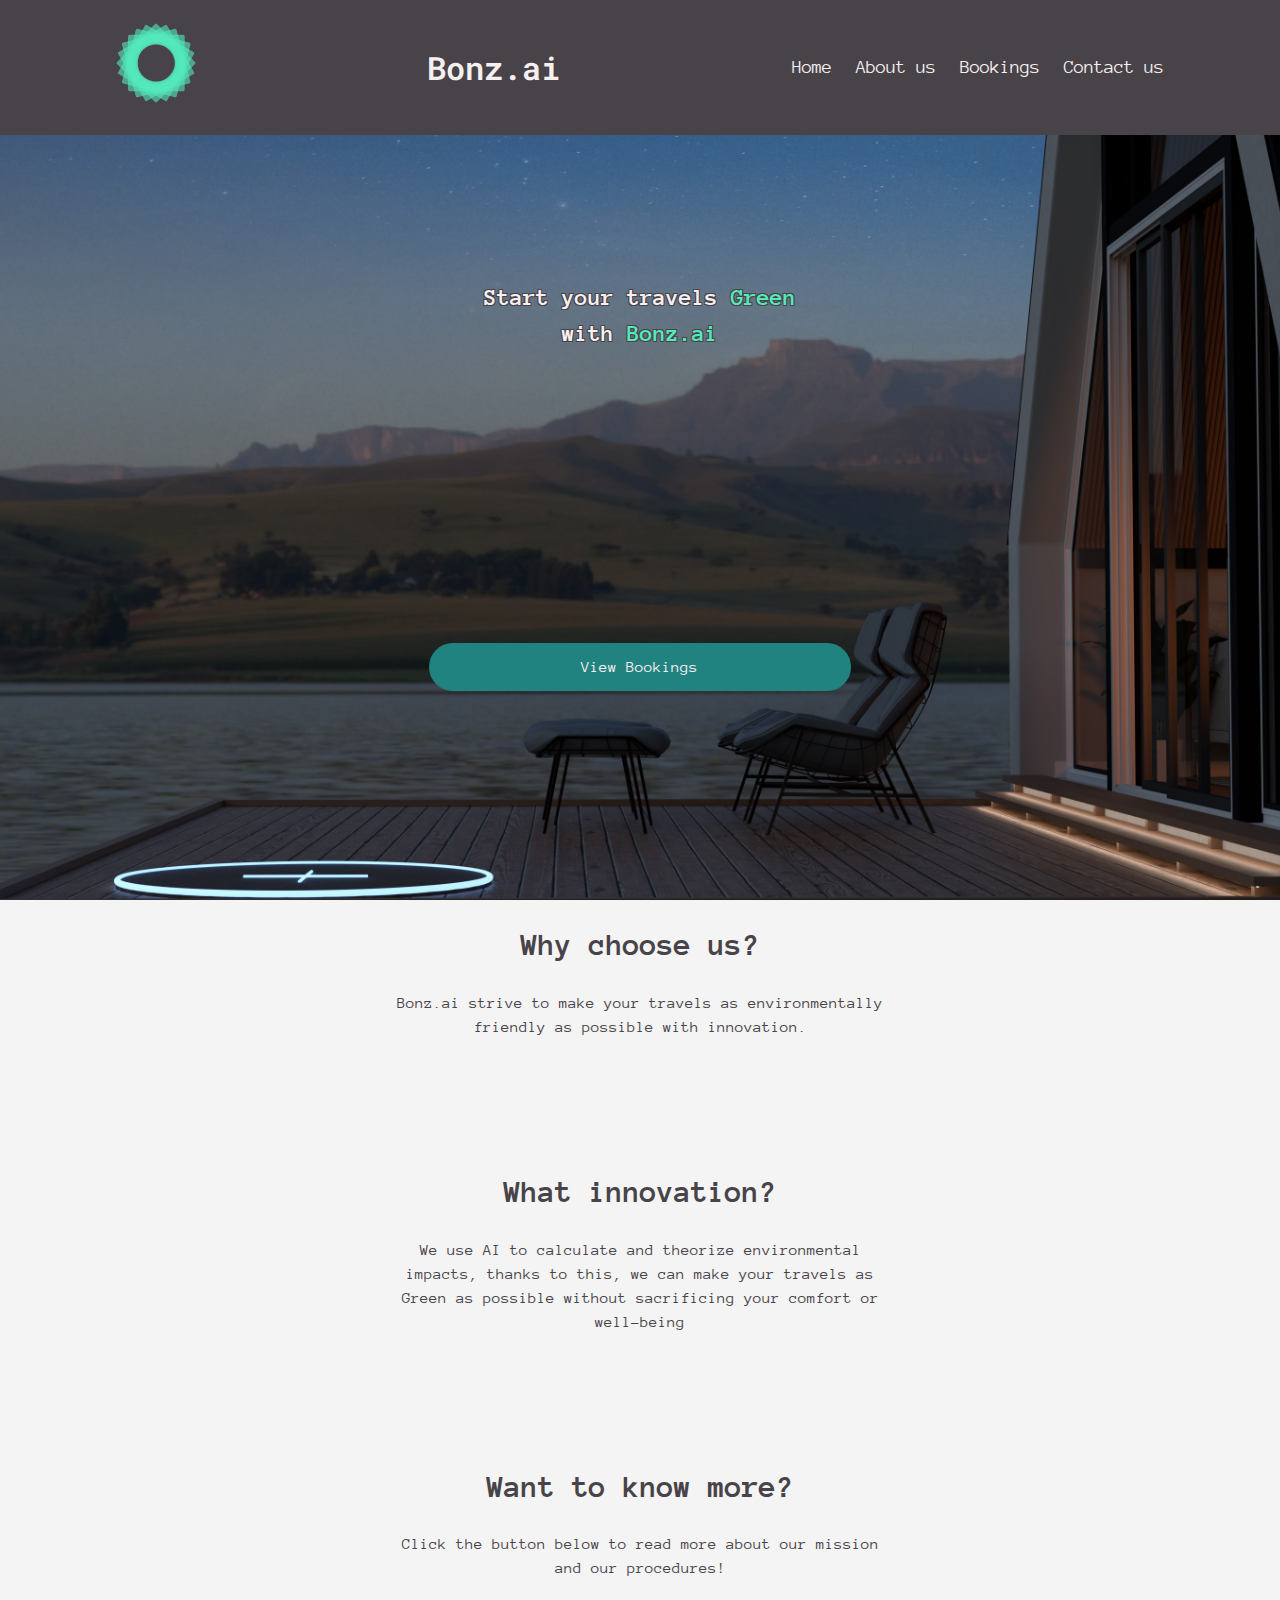
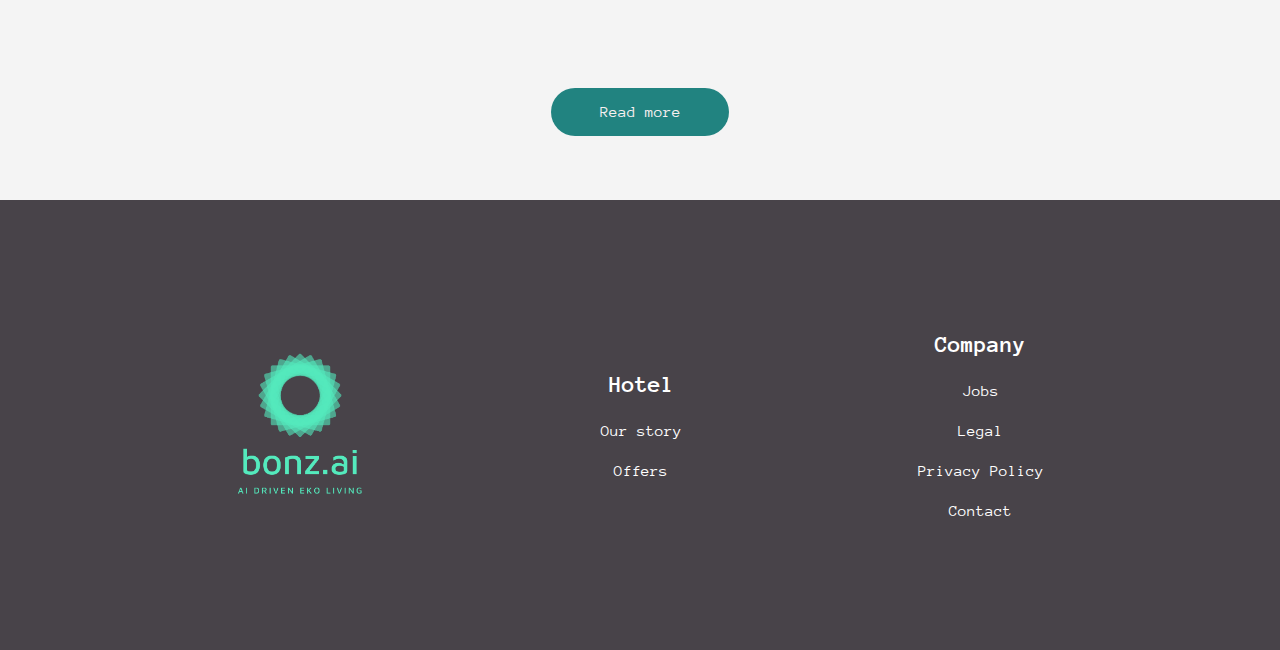
<file: index.html>
<!DOCTYPE html>
<html lang="en">
<head>
    <meta charset="UTF-8">
    <meta name="viewport" content="width=device-width, initial-scale=1.0">
    <title>Bonz.ai</title>
    <link rel="stylesheet" href="style.css">
    <link rel="icon" href="website-icon.png">
    <link rel="preconnect" href="https://fonts.googleapis.com">
    <link rel="preconnect" href="https://fonts.gstatic.com" crossorigin>
    <link href="https://fonts.googleapis.com/css2?family=Anonymous+Pro:ital,wght@0,400;0,700;1,400;1,700&family=Roboto+Mono:ital,wght@0,100..700;1,100..700&display=swap" rel="stylesheet">
</head>
<body>


    
    <header class="header">
        <a href="index.html" class="header__logo-link">
            <img src="logo/bonz.ai-logo-color-symbol.png" alt="Bonz.ai logo" class="header__logo-img">
        </a>

        <h1 class="header__title roboto-mono-font">Bonz.ai</h1>


        <section class="header__nav-container">

            <nav class="headernav__headernav-desktop">
                <a href="index.html" class="header__nav-link">Home</a>
                <a href="hotel.html" class="header__nav-link">About us</a>
                <a href="booking.html" class="header__nav-link">Bookings</a>
                <a href="#" class="header__nav-link">Contact us</a>
            </nav>

            <nav class="headernav__headernav-mobile">
                <a href="index.html" class="header__nav-link">Home</a>
                <a href="hotel.html" class="header__nav-link">About us</a>
                <a href="booking.html" class="header__nav-link">Bookings</a>
                <a href="#">Contact us</a>
            </nav>

            <button class="header__hamburger-container">
                <aside class="header__hamburger-bar"></aside>
            </button>
        </section>

    </header>

    <main>
        <aside class="background-image"></aside>
        <article class="landing-page">
            <section class="landing-page-title">

                <h2 class="no-gap">Start your travels <span class="color-green">Green</span></h2>
                <h2 class="second-row-title no-gap">with <span class="color-green">Bonz.ai</span></h2>
            </section>

            <a href="booking.html" class="button"><span>View Bookings</span></a>
        </article>

        <article class="about-us">

            <section class="why-us margin-left-right">

                <h1>Why choose us?</h1>

                <p>Bonz.ai strive to make your travels as environmentally friendly as possible with innovation.</p>

            </section>
            <section class="innovation margin-left-right">

                <h1>What innovation?</h1>

                <p>We use AI to calculate and theorize environmental impacts, thanks to this, we can make your travels as Green as possible without sacrificing your comfort or well-being</p>

            </section>

            <section class="want-to-know-more margin-left-right">

                <h1>Want to know more?</h1>

                <p>Click the button below to read more about our mission and our procedures!</p>

            </section>

            <a href="/hotel.html" class="button"><span>Read more</span></a>

        </article>
    </main>

    <footer>
        <img src="/logo/bonz.ai-logo-color-portrait-full.png" alt="Bonz.ai logo in footer" class="footer-logo">

        <section class="footer-hotel">

            <h1>Hotel</h1>
            <h2>Our story</h2>
            <h2>Offers</h2>

        </section>
        <section class="footer-company">

            <h1>Company</h1>
            <h2>Jobs</h2>
            <h2>Legal</h2>
            <h2>Privacy Policy</h2>
            <h2>Contact</h2>

        </section>
    </footer>


    <script src="script.js"></script>
</body>
</html>
</file>
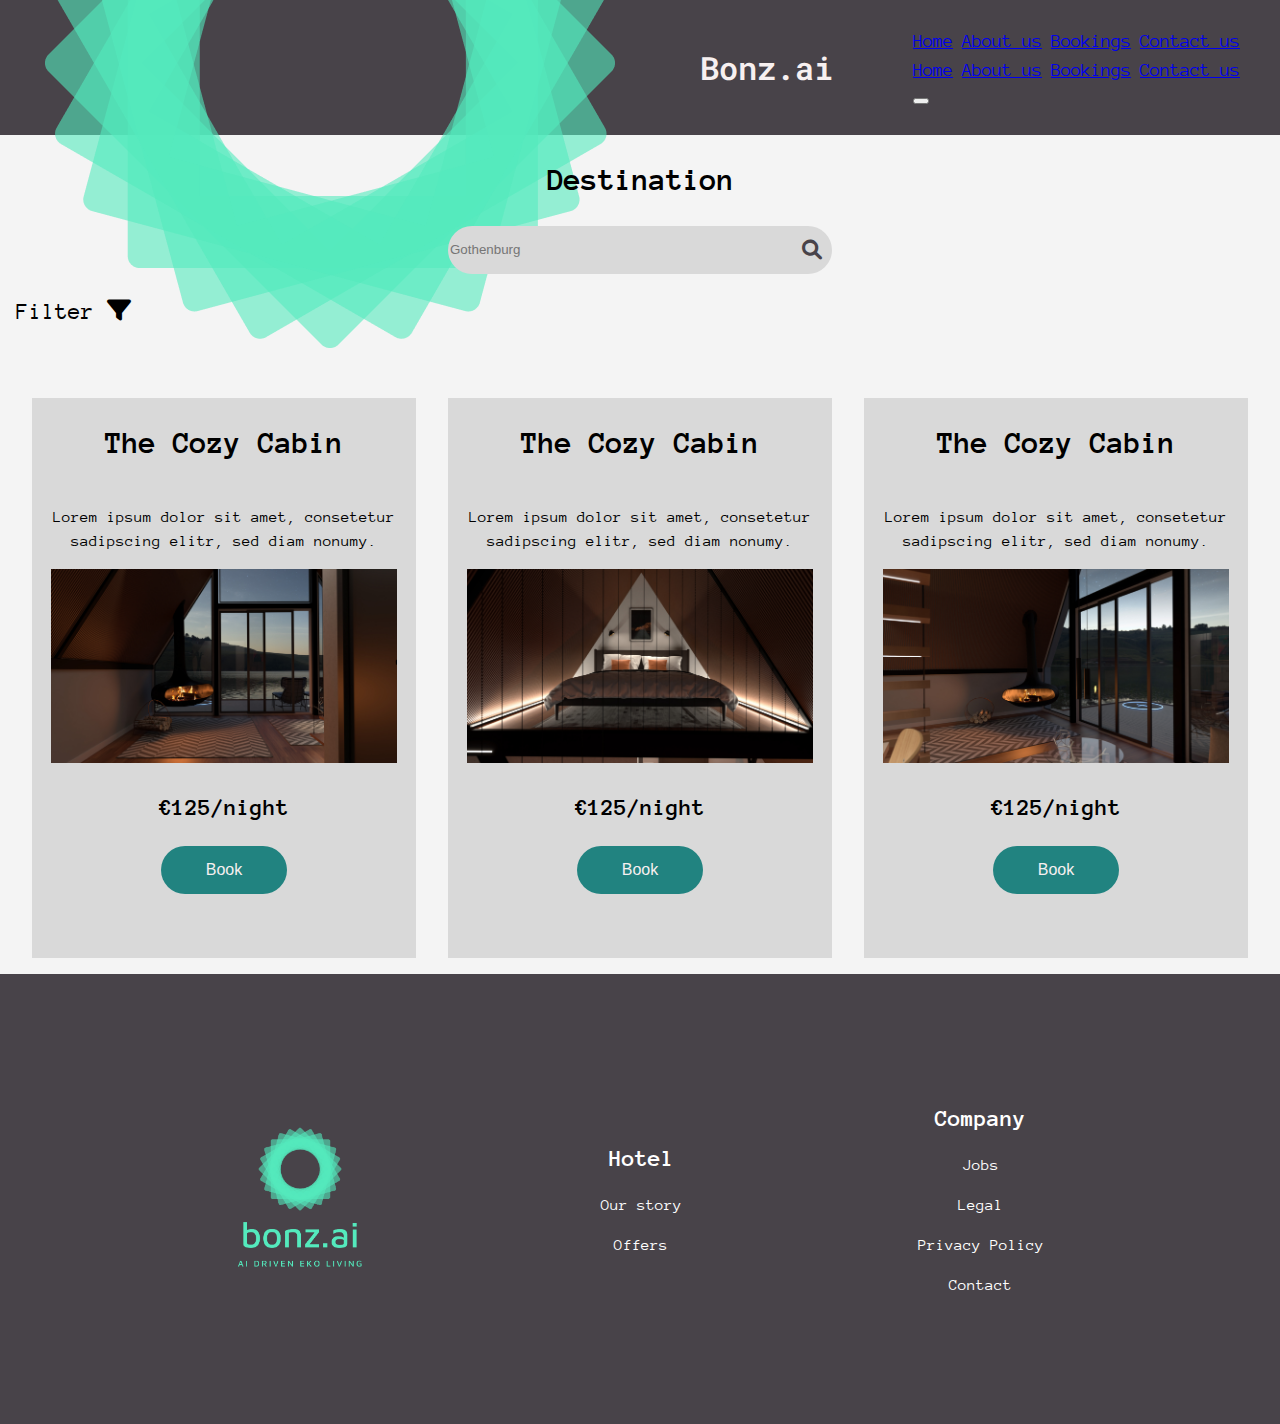
<file: booking.html>
<!DOCTYPE html>
<html lang="en">
<head>
    <meta charset="UTF-8">
    <meta name="viewport" content="width=device-width, initial-scale=1.0">
    <title>Booking - Bonz.ai</title>
    <link rel="stylesheet" href="style.css">
    <link rel="icon" href="website-icon.png">
    <link rel="preconnect" href="https://fonts.googleapis.com">
    <link rel="preconnect" href="https://fonts.gstatic.com" crossorigin>
    <link href="https://fonts.googleapis.com/css2?family=Anonymous+Pro:ital,wght@0,400;0,700;1,400;1,700&family=Roboto+Mono:ital,wght@0,100..700;1,100..700&display=swap" rel="stylesheet">
    <link rel="stylesheet" href="https://cdnjs.cloudflare.com/ajax/libs/font-awesome/6.0.0-beta3/css/all.min.css"></head>
<body>
    <header>
        <a href="index.html">
            <img src="logo/bonz.ai-logo-color-symbol.png" alt="Bonz.ai logo" class="logo">
        </a>

        <h1 class="roboto-mono-font">Bonz.ai</h1>


        <section class="nav-container">

            <nav class="desktop-nav">
                <a href="index.html">Home</a>
                <a href="hotel.html">About us</a>
                <a href="booking.html">Bookings</a>
                <a href="#">Contact us</a>
            </nav>

            <nav class="mobile-nav">
                <a href="index.html">Home</a>
                <a href="hotel.html">About us</a>
                <a href="booking.html">Bookings</a>
                <a href="#">Contact us</a>
            </nav>

            <button class="hamburger">
                <aside class="bar"></aside>
            </button>
        </section>

    </header>

    <main>
        <section class="destination-container">

            <h1>Destination</h1>
            <aside class="booking-search-bar-container">

                <input type="text" placeholder="Gothenburg" class="booking-search-bar">
                <i class="fa fa-search search-icon"></i>
            </aside>

            
        </section>
        <section class="filter-container">
                <h2>Filter <i class="fa-solid fa-filter"></i></h2>
        </section>

        <section class="booking-container">

            <article class="booking-block">
                <h1>The Cozy Cabin</h1>
                <p>Lorem ipsum dolor sit amet, consetetur sadipscing elitr, sed diam nonumy.</p>
    
                <aside>
                    <img src="/photos/08-night.jpg" alt="Cozy cabin picture">
                    <h2>€125/night</h2>
                </aside>
                <button class="button">Book</button>
    
            </article>
            <article class="booking-block">
                <h1>The Cozy Cabin</h1>
                <p>Lorem ipsum dolor sit amet, consetetur sadipscing elitr, sed diam nonumy.</p>
    
                <aside>
                    <img src="/photos/04-night.jpg" alt="Cozy cabin picture">
                    <h2>€125/night</h2>
                </aside>
                <button class="button">Book</button>
    
            </article>
            <article class="booking-block">
                <h1>The Cozy Cabin</h1>
                <p>Lorem ipsum dolor sit amet, consetetur sadipscing elitr, sed diam nonumy.</p>
    
                <aside>
                    <img src="/photos/02-night.jpg" alt="Cozy cabin picture">
                    <h2>€125/night</h2>
                </aside>
                <button class="button">Book</button>
    
            </article>
        </section>
    </main>

    <footer>
        <img src="/logo/bonz.ai-logo-color-portrait-full.png" alt="Bonz.ai logo in footer" class="footer-logo">

        <section class="footer-hotel">

            <h1>Hotel</h1>
            <h2>Our story</h2>
            <h2>Offers</h2>

        </section>
        <section class="footer-company">

            <h1>Company</h1>
            <h2>Jobs</h2>
            <h2>Legal</h2>
            <h2>Privacy Policy</h2>
            <h2>Contact</h2>

        </section>
    </footer>
    
    <script src="script.js"></script>
</body>
</html>
</file>
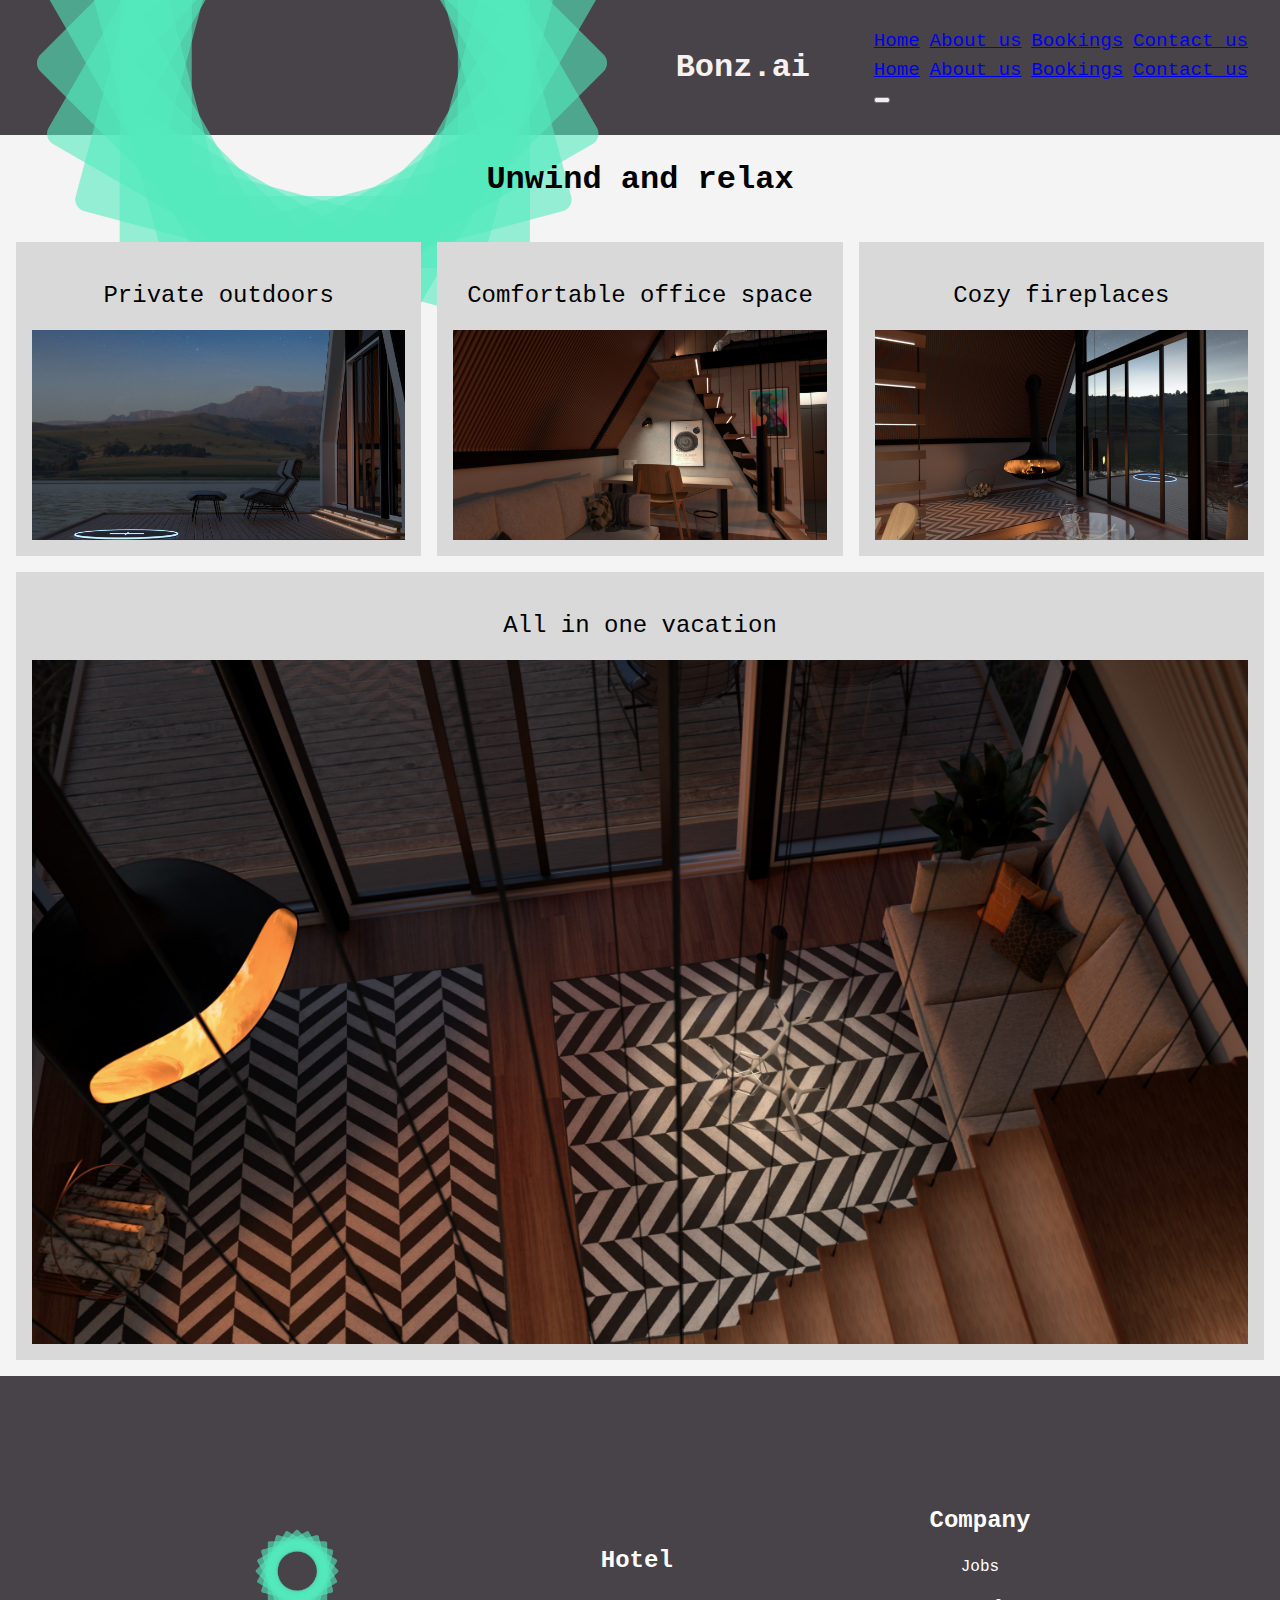
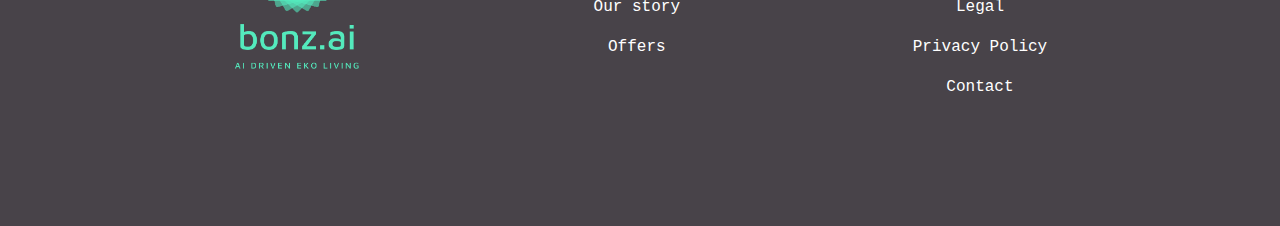
<file: hotel.html>
<!DOCTYPE html>
<html lang="en">
<head>
    <meta charset="UTF-8">
    <meta name="viewport" content="width=device-width, initial-scale=1.0">
    <title>Hotel - Bonz.ai</title>
    <link rel="stylesheet" href="style.css">
    <link rel="icon" href="website-icon.png">
</head>
<body>
    <header>
        <a href="index.html">
            <img src="logo/bonz.ai-logo-color-symbol.png" alt="Bonz.ai logo" class="logo">
        </a>

        <h1 class="roboto-mono-font">Bonz.ai</h1>


        <section class="nav-container">

            <nav class="desktop-nav">
                <a href="index.html">Home</a>
                <a href="hotel.html">About us</a>
                <a href="booking.html">Bookings</a>
                <a href="#">Contact us</a>
            </nav>

            <nav class="mobile-nav">
                <a href="index.html">Home</a>
                <a href="hotel.html">About us</a>
                <a href="booking.html">Bookings</a>
                <a href="#">Contact us</a>
            </nav>

            <button class="hamburger">
                <aside class="bar"></aside>
            </button>
        </section>

    </header>

    <main>
        <aside>
            <h1 class="text-center">Unwind and relax</h1>
        </aside>

        <section class="grid-container">
            <aside class="grid-item-1 grid-item">
                <h2>Private outdoors</h2>
                <img src="photos/09-night.jpg" alt="Image of outdoors balcony">
            </aside>
            <aside class="grid-item-2 grid-item">
                <h2>Comfortable office space</h2>
                <img src="photos/01-night.jpg" alt="Office space image">
            </aside>
            <aside class="grid-item-3 grid-item">
                <h2>Cozy fireplaces</h2>
                <img src="photos/02-night.jpg" alt="Image of fireplace">
            </aside>
            <aside class="grid-item-4 grid-item">
                <h2>All in one vacation</h2>
                <img src="photos/07-night.jpg" alt="Image from staircase">
            </aside>

        </section>
    </main>


    <footer>
        <img src="/logo/bonz.ai-logo-color-portrait-full.png" alt="Bonz.ai logo in footer" class="footer-logo">

        <section class="footer-hotel">

            <h1>Hotel</h1>
            <h2>Our story</h2>
            <h2>Offers</h2>

        </section>
        <section class="footer-company">

            <h1>Company</h1>
            <h2>Jobs</h2>
            <h2>Legal</h2>
            <h2>Privacy Policy</h2>
            <h2>Contact</h2>

        </section>
    </footer>
    

    <script src="script.js"></script>
</body>
</html>
</file>
<file: style.css>
html,body{
    margin: 0;
    padding: 0;
    font-family: 'Anonymous Pro', monospace;
    font-size: 16px;
    line-height: 1.5;
    background-color: #f4f4f4;
    font-weight: 400;
    font-style: normal;
    text-rendering: optimizeLegibility;
    -webkit-font-smoothing: antialiased;
    -moz-osx-font-smoothing: grayscale;
    overflow-y: scroll;
    overflow-x: hidden;
}

:root{
    --white: #F7F0F0;
    --light-green: #54EABC;
    --black: rgb(72, 67, 73);
    --black-transparent: rgba(72, 67, 73, 0.5);
    --red: #FF1F2E;
    --dark-green: #218380;
}

/* BEM */

.button{
    background-color: var(--dark-green);
    width: 60%;
    height: 3rem;
    color: var(--white);
    border-radius: 999px;
    border: none;
    font-size: 16px;
    margin-bottom: 4rem;
    cursor: pointer;
    text-decoration: none;
    display: flex;
    align-items: center;
    justify-content: center;
}


.booking-block{
    display: flex;
    flex-direction: column;
    align-items: center;
    justify-content: space-evenly;
    width: 90%;
    background-color: #d9d9d9;
    text-align: center;
    margin-top: 2rem;
}
.booking-block img{
    width: 90%;
    object-fit:fill
}

/* REUSABLE */

.no-gap{
    margin: 0;
    padding: 0;
    gap: 0;
}
.flex{
    display: flex;
}

.color-green{
    color: var(--light-green);
}

.margin-left-right{
    margin-left: 1rem;
    margin-right: 1rem;
}

.none{
    display: none;
}
.text-center{
    text-align: center;
}
/* HEADER */

header{
    height: 15vh;
    width:100%;
    background-color: #484349;
    display: flex;
    align-items: center;
    justify-content: space-around;

    
}

header h1{
    color: var(--white);
    font-weight: 400;
    z-index: 99;
}

.header__logo-img{
    height: 80px;
    width: 80px;
    z-index: 99;
}


.header__hamburger-container{
    position: relative;
    display: block;
    width: 45px;
    cursor: pointer;
    appearance: none;
    background: none;
    outline: none;
    border: none;
    z-index: 99;
}

.header__hamburger-container .header__hamburger-bar, .header__hamburger-container:after, .header__hamburger-container:before{
    content:'';
    display: block;
    width: 100%;
    height:5px;
    background-color: var(--white);
    margin: 6px 0px;
    transition:0.4s;
}
.header__hamburger-container.is-active:before{
    transform: rotate(-45deg) translate(-9px, 6px);
}
.header__hamburger-container.is-active .header__hamburger-bar{
    opacity: 0;
}
.header__hamburger-container.is-active:after{
    transform: rotate(45deg) translate(-9px, -6px);
}

.headernav__headernav-mobile{
    display: block;
    position: fixed;
    top:0;
    left: 100%;
    width: 100%;
    min-height: 100vh;
    z-index: 99;
    background-color: var(--black);
    padding-top: 15vh;
    transition: 0.4s;
}
.headernav__headernav-mobile.is-active{
    left: 0;
}
.headernav__headernav-mobile a{
    display: block;
    text-decoration: none;
    color: var(--white);
    font-family: 'Anonymous Pro', monospace;
    text-align: center;
    padding: 8px;
    width: fit-content;
    margin: 0 auto 16px;
}
.headernav__headernav-mobile a:hover{
    cursor: pointer;
    color: var(--dark-green);
    transform: 0.4s;
}

.headernav__headernav-desktop{
    display: flex;
    align-items: center;
    justify-content: space-between;
    gap: 1.5rem;
    display: none;
}
.headernav__headernav-desktop a{
    text-decoration: none;
    color: var(--white);
}

/* MAIN LANDINGPAGE */

.background-image{
    position: fixed;
    top:0;
    left: 0;
    width: 100%;
    height: 100vh;
    z-index: -1;

}

main{

    height: fit-content;
    width: 100%;
    display: flex;
    flex-direction: column;
    align-items: center;

    
}

.landing-page{
    background-image: url("/photos/09-night.jpg");
    background-repeat: no-repeat;
    background-size:cover;
    background-position: center;
    color: var(--white);
    width: 100%;
    height:85vh;
    text-align: center;
    display: flex;
    justify-content: space-around;
    flex-direction: column;
    align-items: center;
    z-index: 98;
}

.landing-page-title h2{
    text-shadow: -1px -1px 0 var(--black), 1px -1px 0 var(--black), -1px 1px 0 var(--black), 1px 1px 0 var(--black);
}

.button button{
    width: 100%;
    height: 100%;
}

.about-us{
    display: flex;
    flex-direction: column;
    color: var(--black);
    text-align: center;
    align-items: center;
    justify-content: space-between;
    height: 100vh;
}

/* MAIN BOOKING */

.destination-container{
    width: 100%;
    display: flex;
    flex-direction: column;
    align-items: center;
    justify-content: space-evenly;
}

.booking-search-bar-container{
    width: 60%;
    display: inline-block;
    align-items: center;
    justify-content: center;
    position: relative;
}
.booking-search-bar{
    border-radius: 9999px;
    border: none;
    background-color: #D9D9D9;
    width: 100%;
    height:3rem;
    padding-right: 40px;
    box-sizing: border-box;

}
.search-icon{
    position: absolute;
    right: 10px;
    top:50%;
    transform: translateY(-50%);
    font-size: 20px;
    pointer-events: none;
    color: var(--black);
}
.filter-container{
    display: flex;
    align-items: center;
    justify-content: flex-start;
    width: 100%;
    padding-left: 2rem;
}
.filter-container h2{
    font-weight: 400;
}

.booking-container{
    display: flex;
    flex-direction: column;
    align-items: center;
    justify-content: space-evenly;
    width: 100%;
    height: fit-content;
}

/* MAIN HOTEL */

.grid-container{
    display: grid;
    grid-template-columns: repeat(1, 4fr);
    grid-template-rows: auto auto; 
    gap: 1rem; 
    padding: 1rem;
    
}
.grid-container h2{
    font-weight: 400;
    font-size: 1.5rem;
    margin-bottom: 1rem;
}
.grid-item{
    background-color: #D9D9D9;
    display: flex;
    flex-direction: column;
    align-items: center;
    justify-content: space-evenly;
    padding: 1rem;
    text-align: center;
}

.grid-item img{
    width: 100%;
    height: 100%;
    object-fit: fill;
}

/* FOOTER */

footer{
    background-color: var(--black);
    display: flex;
    flex-direction: column;
    align-items: center;
    justify-content: space-evenly;
    color: white;
    text-align: center;
    height: 90vh;
}

.footer-logo{
    width: 20%;
}

footer h1{
    font-size: 1.5rem;
    margin-bottom: 1rem;
    font-weight: 700;
}
footer h2{
    font-size: 1rem;
    margin-bottom: 1rem;
    font-weight: 400;
}




@media screen and (min-width: 576px){
    .booking-search-bar-container{
        width: 50%;
    }
}
@media screen and (min-width: 768px){
    .booking-search-bar-container{
        width: 40%;
    }

}

@media screen and (min-width: 992px){
    header a{
        font-size: 1.2rem;
    }
    .headernav__headernav-mobile, .header__hamburger-container{
        display: none;
    }
    .headernav__headernav-desktop{
        display: flex;
    }
    .button{
        width: 33%;
    }
    .about-us{
        width: 60vh;
    }
    footer{
        height: 50vh;
        display: flex;
        flex-direction: row;
    }
    .footer-logo{
        width: 10%;
    }

    /* BOOKING */

    .booking-search-bar-container{
        width: 30%;
    }
    
    .booking-block{
        flex-direction: column;
        width: 30%;
        background-color: #d9d9d9;
        text-align: center;
        margin-top: 2rem;
    }
    .booking-block img{
        width: 90%;
        object-fit:fill
    }
    .booking-container{
        flex-direction: row;
        padding: 1rem;
    }
    /* HOTEL */
    .grid-container{
        display: grid;
        grid-template-columns: repeat(3, 1fr);
        grid-template-rows: auto auto; 
        gap: 1rem; 
        padding: 1rem;
        
    }
    .grid-item{
        background-color: #D9D9D9;
        display: flex;
        flex-direction: column;
        align-items: center;
        justify-content: space-evenly;
        padding: 1rem;
        text-align: center;
    }
    .grid-item:nth-child(4){
        grid-column: 1 / span 3;
        grid-row: 2;
    }
    .grid-item img{
        width: 100%;
        object-fit: fill;
    }
}


/* FONTS */

.anonymous-pro-regular {
    font-family: "Anonymous Pro", monospace;
    font-weight: 400;
    font-style: normal;
  }
  
  .anonymous-pro-bold {
    font-family: "Anonymous Pro", monospace;
    font-weight: 700;
    font-style: normal;
  }
  
  .anonymous-pro-regular-italic {
    font-family: "Anonymous Pro", monospace;
    font-weight: 400;
    font-style: italic;
  }
  
  .anonymous-pro-bold-italic {
    font-family: "Anonymous Pro", monospace;
    font-weight: 700;
    font-style: italic;
  }



.roboto-mono-font {
  font-family: "Roboto Mono", monospace;
  font-optical-sizing: auto;
  font-weight: 600;
  font-style: normal;
}

.material-symbols-outlined {
  font-variation-settings:
  'FILL' 0,
  'wght' 400,
  'GRAD' 0,
  'opsz' 24
}
</file>
